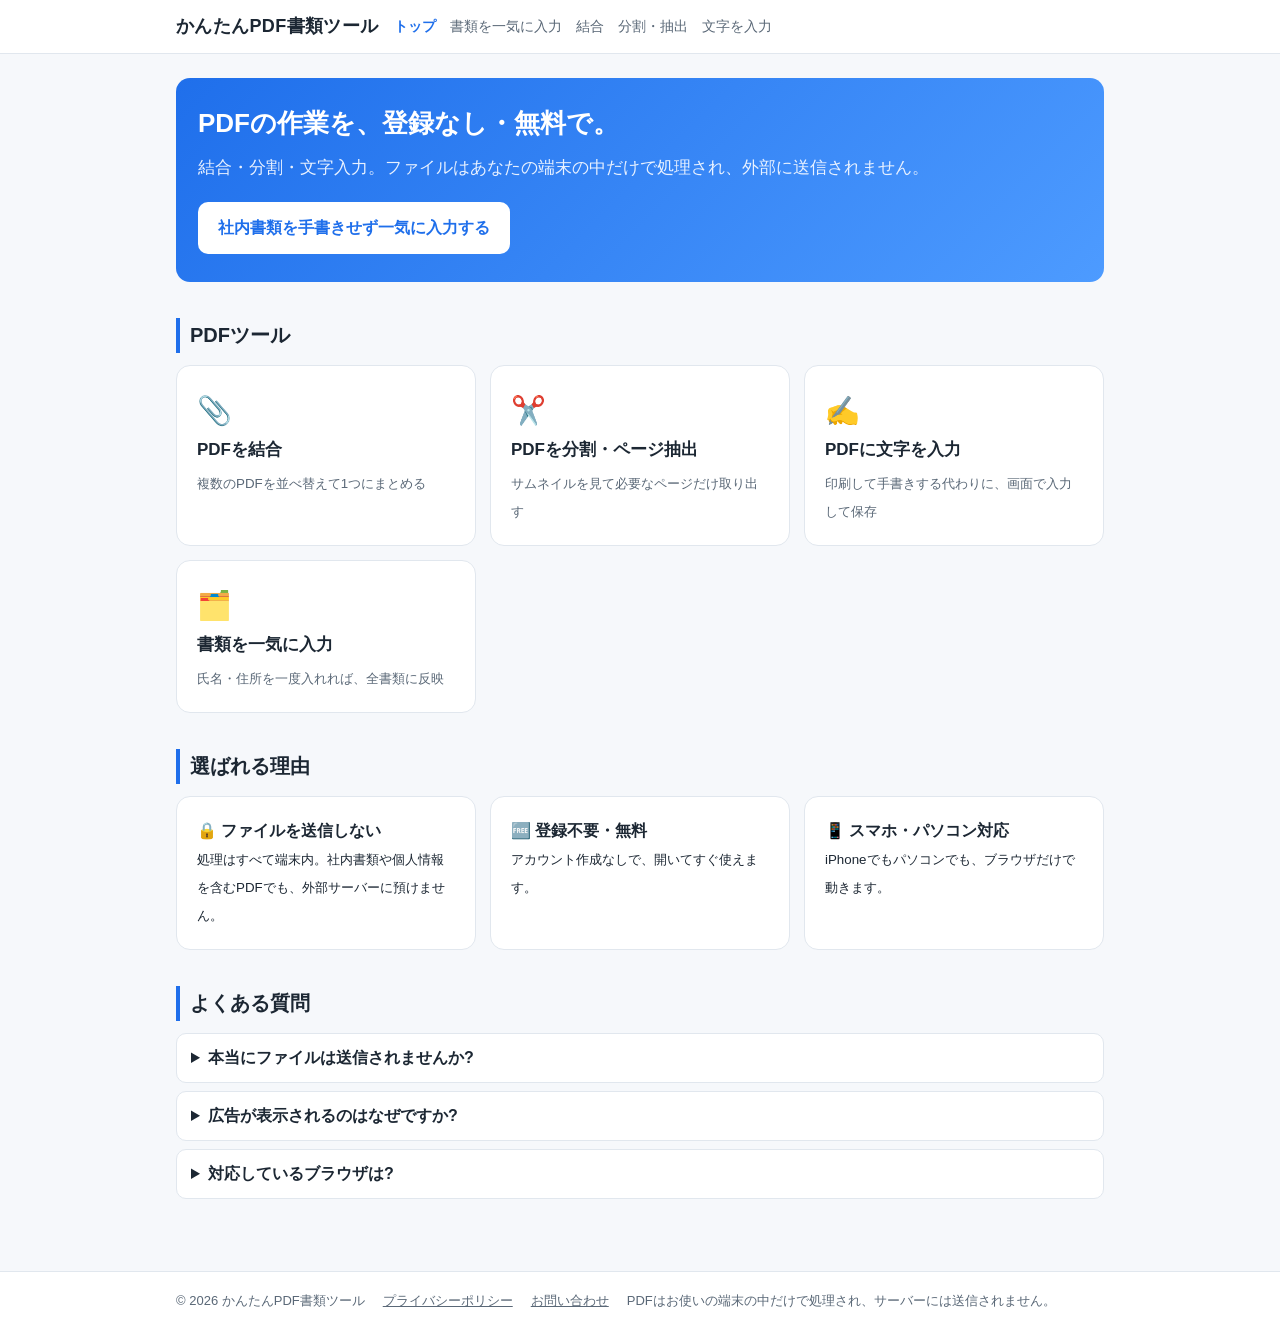
<file: index.html>
<!doctype html>
<html lang="ja">
<head>
<meta charset="utf-8">
<meta name="viewport" content="width=device-width,initial-scale=1">
<title>かんたんPDF書類ツール｜PDF結合・分割・文字入力が無料・登録不要</title>
<meta name="description" content="PDFの結合・分割・文字入力が無料で使えるツール集。登録不要、ファイルは端末の外に送信されないので社内書類も安心。書類の手書きをなくす一括入力ツールも。">
<link rel="stylesheet" href="style.css">
<script src="common.js"></script>
</head>
<body>
<header class="site"></header>
<main>
  <div class="card hero">
    <h1>PDFの作業を、登録なし・無料で。</h1>
    <p class="lead">結合・分割・文字入力。ファイルはあなたの端末の中だけで処理され、外部に送信されません。</p>
    <a class="btn hero-btn" href="forms.html">社内書類を手書きせず一気に入力する</a>
  </div>

  <h2>PDFツール</h2>
  <div class="grid">
    <a class="card tool" href="merge.html"><span class="ic">📎</span><b>PDFを結合</b><small>複数のPDFを並べ替えて1つにまとめる</small></a>
    <a class="card tool" href="split.html"><span class="ic">✂️</span><b>PDFを分割・ページ抽出</b><small>サムネイルを見て必要なページだけ取り出す</small></a>
    <a class="card tool" href="text.html"><span class="ic">✍️</span><b>PDFに文字を入力</b><small>印刷して手書きする代わりに、画面で入力して保存</small></a>
    <a class="card tool" href="forms.html"><span class="ic">🗂️</span><b>書類を一気に入力</b><small>氏名・住所を一度入れれば、全書類に反映</small></a>
  </div>

  <div class="ad"></div>

  <h2>選ばれる理由</h2>
  <div class="grid">
    <div class="card"><b>🔒 ファイルを送信しない</b><br><small>処理はすべて端末内。社内書類や個人情報を含むPDFでも、外部サーバーに預けません。</small></div>
    <div class="card"><b>🆓 登録不要・無料</b><br><small>アカウント作成なしで、開いてすぐ使えます。</small></div>
    <div class="card"><b>📱 スマホ・パソコン対応</b><br><small>iPhoneでもパソコンでも、ブラウザだけで動きます。</small></div>
  </div>

  <h2>よくある質問</h2>
  <div class="faq">
    <details><summary>本当にファイルは送信されませんか?</summary>PDFの読み込み・加工・保存はすべてお使いのブラウザ内で行います。ファイル内容を運営側のサーバーへアップロードすることはありません。詳しくは<a href="privacy.html">プライバシーポリシー</a>をご覧ください。</details>
    <details><summary>広告が表示されるのはなぜですか?</summary>サイトを無料で運営するため、広告を表示することがあります。広告配信にはCookieが使われる場合があります。</details>
    <details><summary>対応しているブラウザは?</summary>iPhone(Safari)、Android(Chrome)、パソコン(Chrome・Edge・Safari・Firefoxの新しいバージョン)で動作を想定しています。</details>
  </div>
</main>
<footer class="site"></footer>
</body>
</html>
</file>
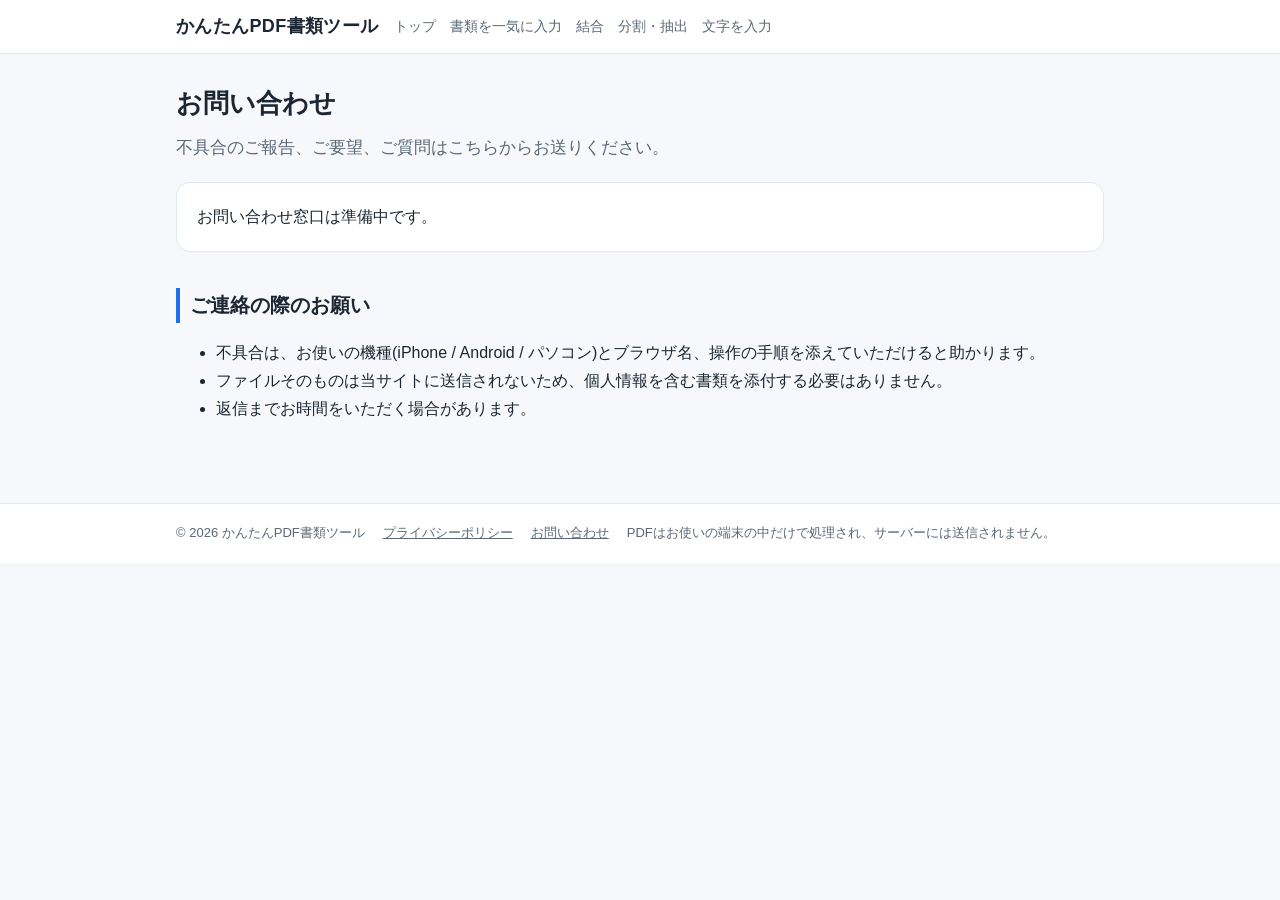
<file: contact.html>
<!doctype html>
<html lang="ja">
<head>
<meta charset="utf-8">
<meta name="viewport" content="width=device-width,initial-scale=1">
<title>お問い合わせ｜かんたんPDF書類ツール</title>
<meta name="description" content="かんたんPDF書類ツールへのお問い合わせ窓口です。不具合のご報告やご要望をお待ちしています。">
<link rel="stylesheet" href="style.css">
<script src="common.js"></script>
</head>
<body>
<header class="site"></header>
<main>
  <h1>お問い合わせ</h1>
  <p class="lead">不具合のご報告、ご要望、ご質問はこちらからお送りください。</p>

  <div class="card">
    <div id="withMail" hidden>
      <p style="margin-top:0">下記のメールアドレスまでご連絡ください。</p>
      <p><a id="mail" style="font-size:18px;font-weight:700"></a></p>
    </div>
    <div id="noMail">
      <p style="margin:0">お問い合わせ窓口は準備中です。</p>
    </div>
  </div>

  <h2>ご連絡の際のお願い</h2>
  <ul>
    <li>不具合は、お使いの機種(iPhone / Android / パソコン)とブラウザ名、操作の手順を添えていただけると助かります。</li>
    <li>ファイルそのものは当サイトに送信されないため、個人情報を含む書類を添付する必要はありません。</li>
    <li>返信までお時間をいただく場合があります。</li>
  </ul>
</main>
<footer class="site"></footer>
<script>
document.addEventListener("DOMContentLoaded", function () {
  if (window.CONTACT_EMAIL) {
    var a = document.getElementById("mail");
    a.textContent = window.CONTACT_EMAIL; a.href = "mailto:" + window.CONTACT_EMAIL;
    document.getElementById("withMail").hidden = false;
    document.getElementById("noMail").hidden = true;
  }
});
</script>
</body>
</html>
</file>
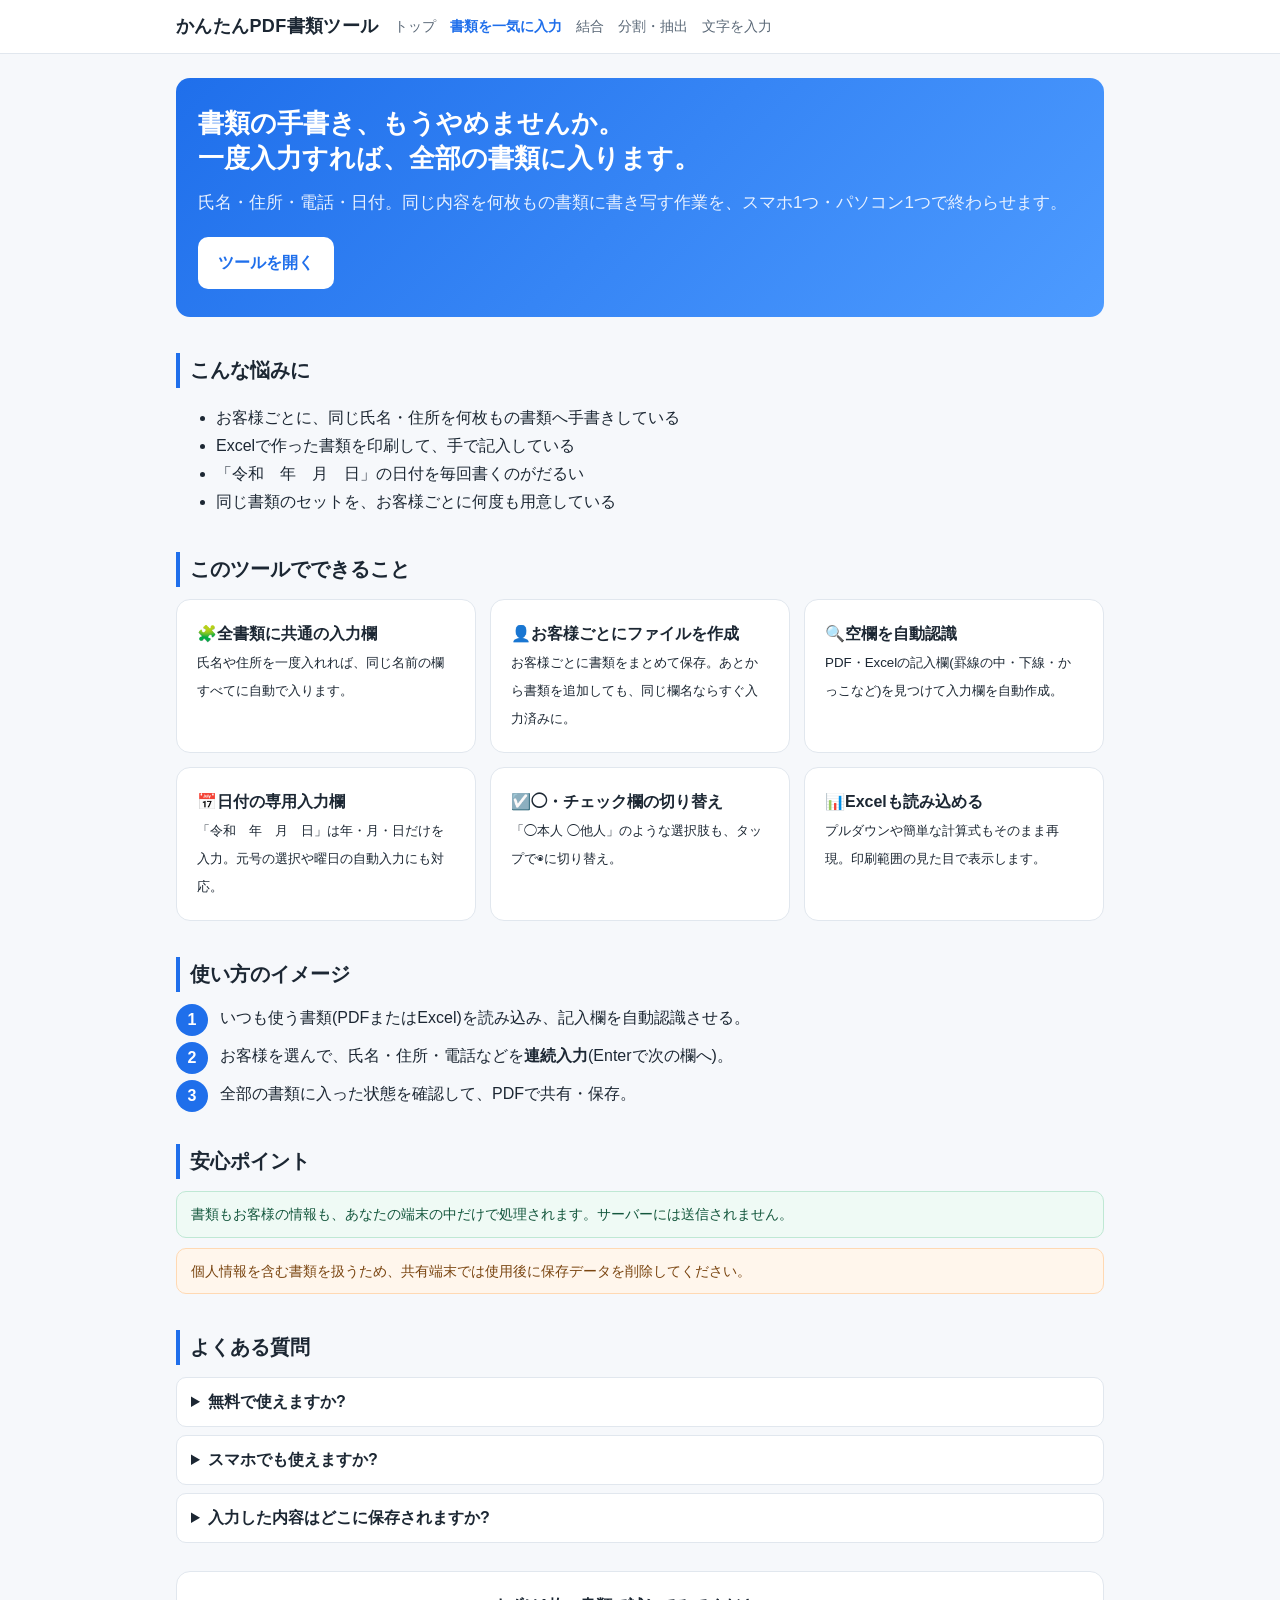
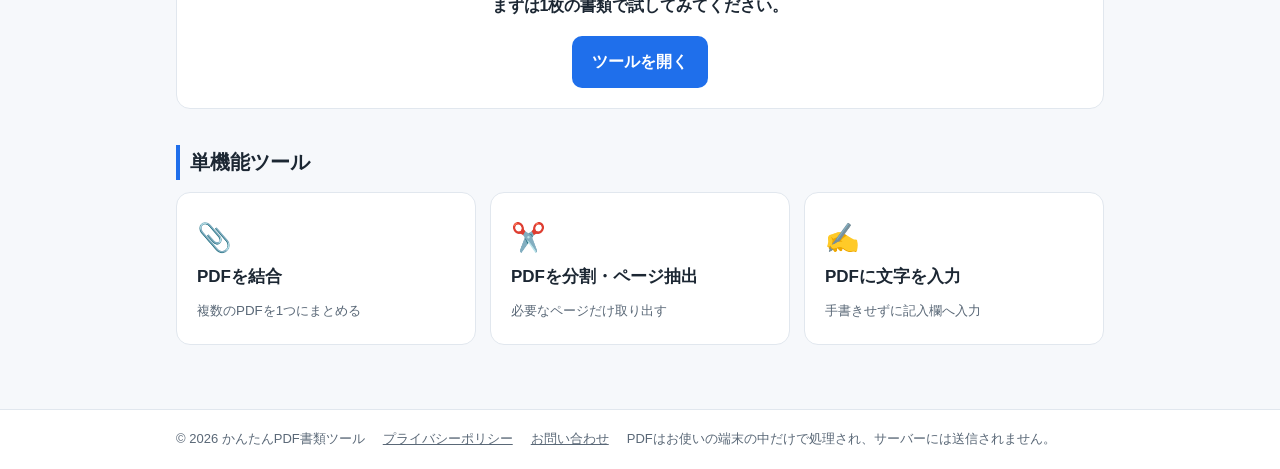
<file: forms.html>
<!doctype html>
<html lang="ja">
<head>
<meta charset="utf-8">
<meta name="viewport" content="width=device-width,initial-scale=1">
<title>社内書類を手書きせず一気に入力｜PDF・Excelの空欄を自動認識｜かんたんPDF書類ツール</title>
<meta name="description" content="同じお客様の氏名・住所を何枚もの書類へ手書きする手間をなくす書類入力ツール。PDF・Excelの空欄を自動認識し、一度入力した内容を全書類へ反映。ファイルは端末の外に送信されません。">
<link rel="stylesheet" href="style.css">
<script src="common.js"></script>
</head>
<body>
<header class="site"></header>
<main>
  <div class="card hero">
    <h1>書類の手書き、もうやめませんか。<br>一度入力すれば、全部の書類に入ります。</h1>
    <p class="lead">氏名・住所・電話・日付。同じ内容を何枚もの書類に書き写す作業を、スマホ1つ・パソコン1つで終わらせます。</p>
    <a class="btn hero-btn" href="app/index.html">ツールを開く</a>
  </div>

  <h2>こんな悩みに</h2>
  <ul>
    <li>お客様ごとに、同じ氏名・住所を何枚もの書類へ手書きしている</li>
    <li>Excelで作った書類を印刷して、手で記入している</li>
    <li>「令和　年　月　日」の日付を毎回書くのがだるい</li>
    <li>同じ書類のセットを、お客様ごとに何度も用意している</li>
  </ul>

  <h2>このツールでできること</h2>
  <div class="grid">
    <div class="card"><span class="ic">🧩</span><b>全書類に共通の入力欄</b><br><small>氏名や住所を一度入れれば、同じ名前の欄すべてに自動で入ります。</small></div>
    <div class="card"><span class="ic">👤</span><b>お客様ごとにファイルを作成</b><br><small>お客様ごとに書類をまとめて保存。あとから書類を追加しても、同じ欄名ならすぐ入力済みに。</small></div>
    <div class="card"><span class="ic">🔍</span><b>空欄を自動認識</b><br><small>PDF・Excelの記入欄(罫線の中・下線・かっこなど)を見つけて入力欄を自動作成。</small></div>
    <div class="card"><span class="ic">📅</span><b>日付の専用入力欄</b><br><small>「令和　年　月　日」は年・月・日だけを入力。元号の選択や曜日の自動入力にも対応。</small></div>
    <div class="card"><span class="ic">☑️</span><b>◯・チェック欄の切り替え</b><br><small>「◯本人 ◯他人」のような選択肢も、タップで◉に切り替え。</small></div>
    <div class="card"><span class="ic">📊</span><b>Excelも読み込める</b><br><small>プルダウンや簡単な計算式もそのまま再現。印刷範囲の見た目で表示します。</small></div>
  </div>

  <div class="ad"></div>

  <h2>使い方のイメージ</h2>
  <ol class="steps">
    <li>いつも使う書類(PDFまたはExcel)を読み込み、記入欄を自動認識させる。</li>
    <li>お客様を選んで、氏名・住所・電話などを<b>連続入力</b>(Enterで次の欄へ)。</li>
    <li>全部の書類に入った状態を確認して、PDFで共有・保存。</li>
  </ol>

  <h2>安心ポイント</h2>
  <div class="note">書類もお客様の情報も、あなたの端末の中だけで処理されます。サーバーには送信されません。</div>
  <div class="warn" style="margin-top:10px">個人情報を含む書類を扱うため、共有端末では使用後に保存データを削除してください。</div>

  <h2>よくある質問</h2>
  <div class="faq">
    <details><summary>無料で使えますか?</summary>基本機能は無料でお試しいただけます。広告が表示されることがあります。</details>
    <details><summary>スマホでも使えますか?</summary>iPhoneのホーム画面に追加して、アプリのように使えます。パソコンのブラウザでも使えます。</details>
    <details><summary>入力した内容はどこに保存されますか?</summary>お使いの端末(ブラウザ)の中だけに保存されます。別の端末とは共有されません。</details>
  </div>

  <div class="card" style="margin-top:28px;text-align:center">
    <p style="margin-top:0"><b>まずは1枚の書類で試してみてください。</b></p>
    <a class="btn" href="app/index.html">ツールを開く</a>
  </div>

  <h2>単機能ツール</h2>
  <div class="grid">
    <a class="card tool" href="merge.html"><span class="ic">📎</span><b>PDFを結合</b><small>複数のPDFを1つにまとめる</small></a>
    <a class="card tool" href="split.html"><span class="ic">✂️</span><b>PDFを分割・ページ抽出</b><small>必要なページだけ取り出す</small></a>
    <a class="card tool" href="text.html"><span class="ic">✍️</span><b>PDFに文字を入力</b><small>手書きせずに記入欄へ入力</small></a>
  </div>
</main>
<footer class="site"></footer>
</body>
</html>
</file>
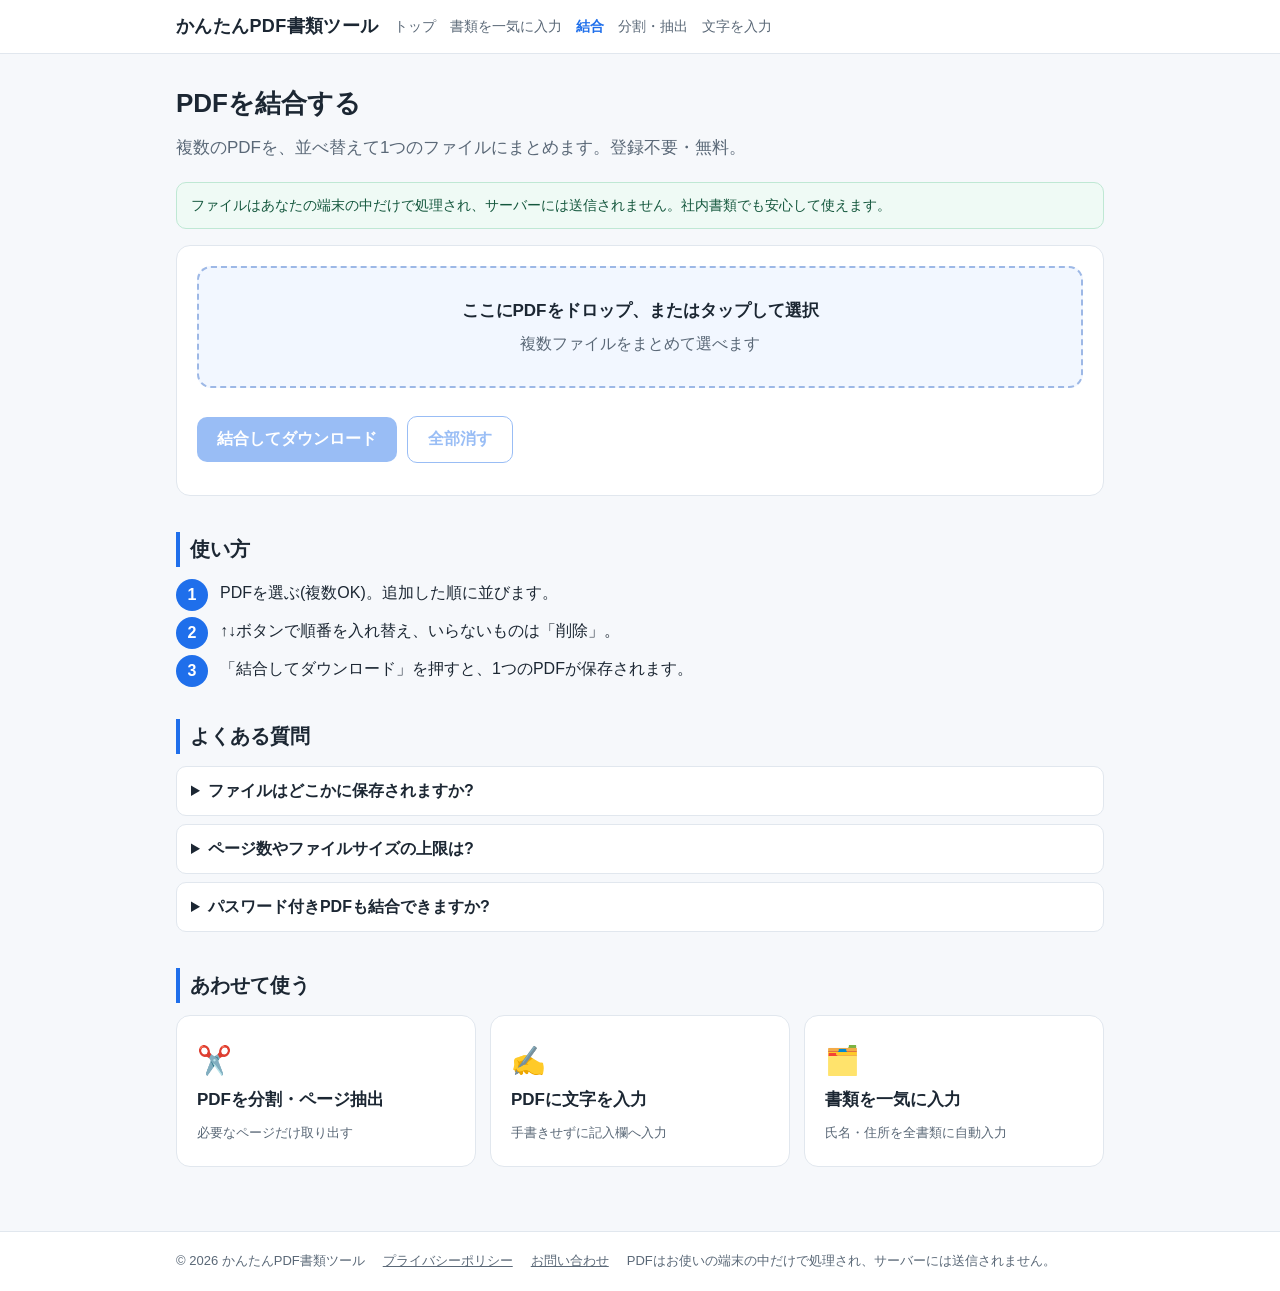
<file: merge.html>
<!doctype html>
<html lang="ja">
<head>
<meta charset="utf-8">
<meta name="viewport" content="width=device-width,initial-scale=1">
<title>PDFを結合(無料・登録不要・端末内処理)｜かんたんPDF書類ツール</title>
<meta name="description" content="複数のPDFを1つにまとめる無料ツール。登録不要、ファイルは端末の外に送信されないので社内書類も安心。スマホ・パソコン対応。">
<link rel="stylesheet" href="style.css">
<script src="common.js"></script>
</head>
<body>
<header class="site"></header>
<main>
  <h1>PDFを結合する</h1>
  <p class="lead">複数のPDFを、並べ替えて1つのファイルにまとめます。登録不要・無料。</p>

  <div class="note">ファイルはあなたの端末の中だけで処理され、サーバーには送信されません。社内書類でも安心して使えます。</div>

  <div class="card" style="margin-top:16px">
    <div class="drop" id="drop"><b>ここにPDFをドロップ、またはタップして選択</b>複数ファイルをまとめて選べます</div>
    <input type="file" id="file" accept="application/pdf,.pdf" multiple hidden>
    <ul class="list" id="list"></ul>
    <div class="row">
      <button class="btn" id="go" disabled>結合してダウンロード</button>
      <button class="btn sec" id="clear" disabled>全部消す</button>
    </div>
    <div class="status" id="st"></div>
  </div>

  <div class="ad"></div>

  <h2>使い方</h2>
  <ol class="steps">
    <li>PDFを選ぶ(複数OK)。追加した順に並びます。</li>
    <li>↑↓ボタンで順番を入れ替え、いらないものは「削除」。</li>
    <li>「結合してダウンロード」を押すと、1つのPDFが保存されます。</li>
  </ol>

  <h2>よくある質問</h2>
  <div class="faq">
    <details><summary>ファイルはどこかに保存されますか?</summary>処理はすべてこのページ内(あなたの端末)で完了します。アップロードはされず、運営側にも届きません。</details>
    <details><summary>ページ数やファイルサイズの上限は?</summary>決まった上限はありませんが、端末のメモリを使うため、非常に大きなファイルは時間がかかったり失敗したりすることがあります。</details>
    <details><summary>パスワード付きPDFも結合できますか?</summary>パスワードで保護されたPDFは結合できません。パスワードを外してからお試しください。</details>
  </div>

  <h2>あわせて使う</h2>
  <div class="grid">
    <a class="card tool" href="split.html"><span class="ic">✂️</span><b>PDFを分割・ページ抽出</b><small>必要なページだけ取り出す</small></a>
    <a class="card tool" href="text.html"><span class="ic">✍️</span><b>PDFに文字を入力</b><small>手書きせずに記入欄へ入力</small></a>
    <a class="card tool" href="forms.html"><span class="ic">🗂️</span><b>書類を一気に入力</b><small>氏名・住所を全書類に自動入力</small></a>
  </div>
</main>
<footer class="site"></footer>

<script>
(function () {
  var files = []; // {name,size,buf}
  var list = document.getElementById("list"), go = document.getElementById("go"),
      clr = document.getElementById("clear"), st = document.getElementById("st");

  function render() {
    list.innerHTML = "";
    files.forEach(function (f, i) {
      var li = document.createElement("li");
      li.innerHTML = '<span class="name"></span><span class="meta"></span>';
      li.querySelector(".name").textContent = (i + 1) + ". " + f.name;
      li.querySelector(".meta").textContent = fmtSize(f.size);
      [["↑", -1], ["↓", 1]].forEach(function (d) {
        var b = document.createElement("button"); b.textContent = d[0];
        b.setAttribute("aria-label", d[1] < 0 ? "上へ" : "下へ");
        b.disabled = (d[1] < 0 && i === 0) || (d[1] > 0 && i === files.length - 1);
        b.onclick = function () { var j = i + d[1], t = files[i]; files[i] = files[j]; files[j] = t; render(); };
        li.appendChild(b);
      });
      var del = document.createElement("button"); del.textContent = "削除";
      del.onclick = function () { files.splice(i, 1); render(); };
      li.appendChild(del);
      list.appendChild(li);
    });
    go.disabled = files.length < 2;
    clr.disabled = !files.length;
    if (files.length === 1) setStatus(st, "あと1つ以上PDFを追加してください。");
    else if (!files.length) setStatus(st, "");
    else setStatus(st, files.length + "個のファイルを結合します。");
  }

  bindDrop(document.getElementById("drop"), document.getElementById("file"), function (fs) {
    var ok = fs.filter(function (f) { return /\.pdf$/i.test(f.name) || f.type === "application/pdf"; });
    if (ok.length !== fs.length) setStatus(st, "PDF以外のファイルは無視しました。", true);
    Promise.all(ok.map(function (f) {
      return readBuf(f).then(function (buf) { files.push({ name: f.name, size: f.size, buf: buf }); });
    })).then(render).catch(function (e) { setStatus(st, e.message, true); });
  });

  clr.onclick = function () { files = []; render(); };

  go.onclick = function () {
    go.disabled = true; setStatus(st, "結合しています…");
    loadPdfLib().then(function (L) {
      return L.PDFDocument.create().then(function (out) {
        var chain = Promise.resolve();
        files.forEach(function (f) {
          chain = chain.then(function () {
            return L.PDFDocument.load(f.buf).then(function (doc) {
              return out.copyPages(doc, doc.getPageIndices());
            }).then(function (pages) {
              pages.forEach(function (p) { out.addPage(p); });
            }).catch(function (e) {
              throw new Error("「" + f.name + "」を読み込めませんでした(パスワード付き・破損の可能性があります)。");
            });
          });
        });
        return chain.then(function () { return out.save(); });
      });
    }).then(function (bytes) {
      downloadBytes(bytes, "結合.pdf");
      setStatus(st, "完成しました。ダウンロードを確認してください。");
    }).catch(function (e) {
      setStatus(st, e.message, true);
    }).then(function () { go.disabled = files.length < 2; });
  };
  render();
})();
</script>
</body>
</html>
</file>
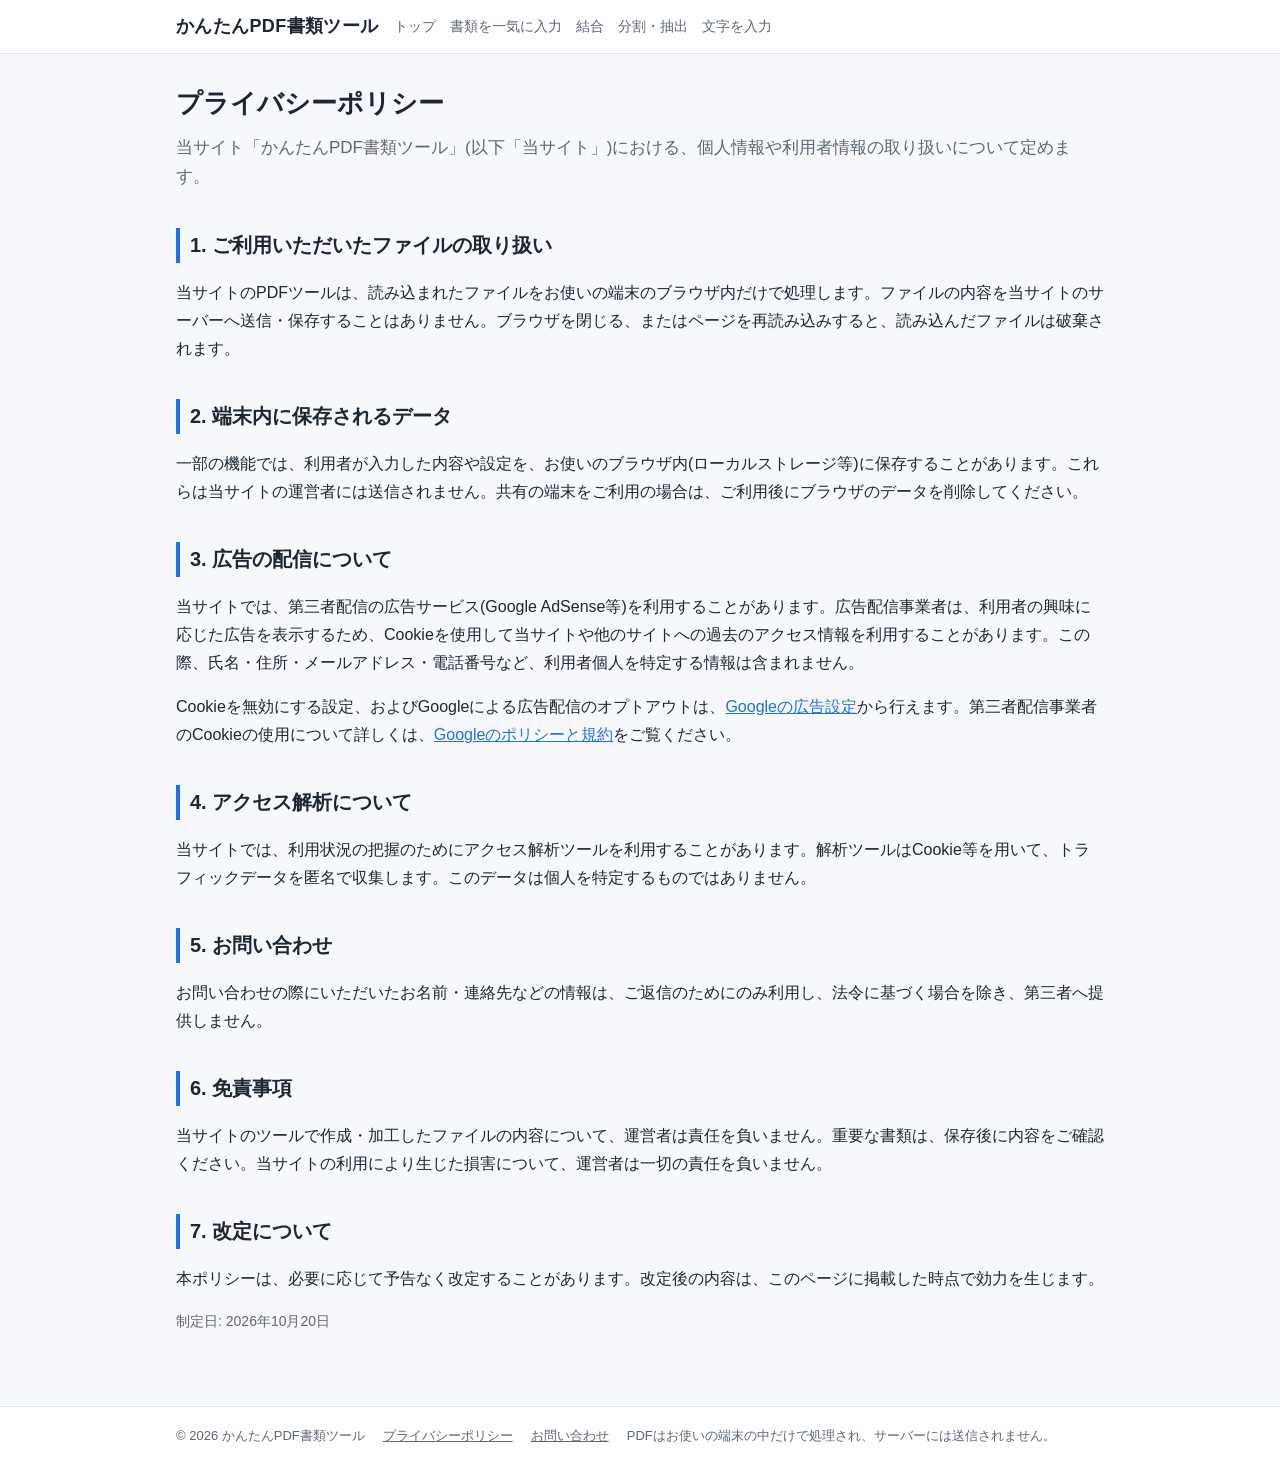
<file: privacy.html>
<!doctype html>
<html lang="ja">
<head>
<meta charset="utf-8">
<meta name="viewport" content="width=device-width,initial-scale=1">
<title>プライバシーポリシー｜かんたんPDF書類ツール</title>
<meta name="description" content="かんたんPDF書類ツールのプライバシーポリシー。ファイルの取り扱い、広告配信、アクセス解析について説明します。">
<link rel="stylesheet" href="style.css">
<script src="common.js"></script>
</head>
<body>
<header class="site"></header>
<main>
  <h1>プライバシーポリシー</h1>
  <p class="lead">当サイト「かんたんPDF書類ツール」(以下「当サイト」)における、個人情報や利用者情報の取り扱いについて定めます。</p>

  <h2>1. ご利用いただいたファイルの取り扱い</h2>
  <p>当サイトのPDFツールは、読み込まれたファイルをお使いの端末のブラウザ内だけで処理します。ファイルの内容を当サイトのサーバーへ送信・保存することはありません。ブラウザを閉じる、またはページを再読み込みすると、読み込んだファイルは破棄されます。</p>

  <h2>2. 端末内に保存されるデータ</h2>
  <p>一部の機能では、利用者が入力した内容や設定を、お使いのブラウザ内(ローカルストレージ等)に保存することがあります。これらは当サイトの運営者には送信されません。共有の端末をご利用の場合は、ご利用後にブラウザのデータを削除してください。</p>

  <h2>3. 広告の配信について</h2>
  <p>当サイトでは、第三者配信の広告サービス(Google AdSense等)を利用することがあります。広告配信事業者は、利用者の興味に応じた広告を表示するため、Cookieを使用して当サイトや他のサイトへの過去のアクセス情報を利用することがあります。この際、氏名・住所・メールアドレス・電話番号など、利用者個人を特定する情報は含まれません。</p>
  <p>Cookieを無効にする設定、およびGoogleによる広告配信のオプトアウトは、<a href="https://adssettings.google.com/" target="_blank" rel="noopener">Googleの広告設定</a>から行えます。第三者配信事業者のCookieの使用について詳しくは、<a href="https://policies.google.com/technologies/ads?hl=ja" target="_blank" rel="noopener">Googleのポリシーと規約</a>をご覧ください。</p>

  <h2>4. アクセス解析について</h2>
  <p>当サイトでは、利用状況の把握のためにアクセス解析ツールを利用することがあります。解析ツールはCookie等を用いて、トラフィックデータを匿名で収集します。このデータは個人を特定するものではありません。</p>

  <h2>5. お問い合わせ</h2>
  <p>お問い合わせの際にいただいたお名前・連絡先などの情報は、ご返信のためにのみ利用し、法令に基づく場合を除き、第三者へ提供しません。</p>

  <h2>6. 免責事項</h2>
  <p>当サイトのツールで作成・加工したファイルの内容について、運営者は責任を負いません。重要な書類は、保存後に内容をご確認ください。当サイトの利用により生じた損害について、運営者は一切の責任を負いません。</p>

  <h2>7. 改定について</h2>
  <p>本ポリシーは、必要に応じて予告なく改定することがあります。改定後の内容は、このページに掲載した時点で効力を生じます。</p>

  <p class="status">制定日: 2026年10月20日</p>
</main>
<footer class="site"></footer>
</body>
</html>
</file>
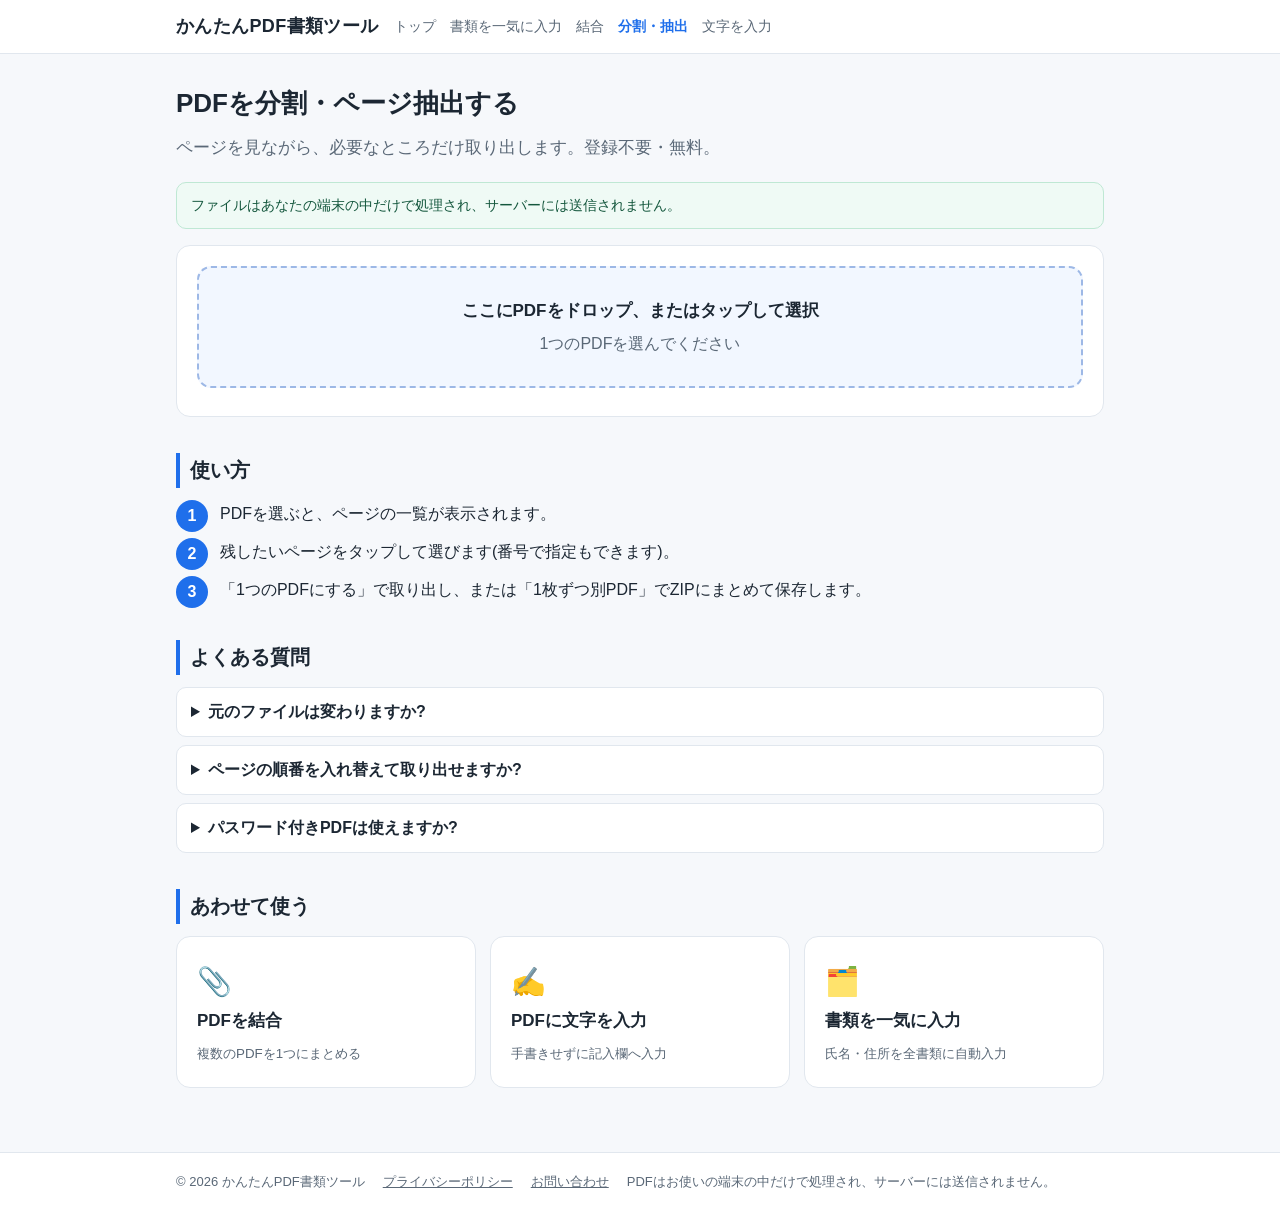
<file: split.html>
<!doctype html>
<html lang="ja">
<head>
<meta charset="utf-8">
<meta name="viewport" content="width=device-width,initial-scale=1">
<title>PDFを分割・ページ抽出(無料・登録不要・端末内処理)｜かんたんPDF書類ツール</title>
<meta name="description" content="PDFから必要なページだけを取り出す、1ページずつに分ける無料ツール。サムネイルを見ながら選べて、ファイルは端末の外に送信されません。">
<link rel="stylesheet" href="style.css">
<script src="common.js"></script>
</head>
<body>
<header class="site"></header>
<main>
  <h1>PDFを分割・ページ抽出する</h1>
  <p class="lead">ページを見ながら、必要なところだけ取り出します。登録不要・無料。</p>

  <div class="note">ファイルはあなたの端末の中だけで処理され、サーバーには送信されません。</div>

  <div class="card" style="margin-top:16px">
    <div class="drop" id="drop"><b>ここにPDFをドロップ、またはタップして選択</b>1つのPDFを選んでください</div>
    <input type="file" id="file" accept="application/pdf,.pdf" hidden>
    <div id="work" hidden>
      <p class="status" id="info"></p>
      <label class="f" for="range">ページ番号で選ぶ(例: 1,3-5)</label>
      <div class="row" style="margin-top:0">
        <input type="text" id="range" placeholder="1,3-5" style="max-width:240px">
        <button class="btn sec" id="apply">この指定で選ぶ</button>
        <button class="btn sec" id="all">全部選ぶ</button>
        <button class="btn sec" id="none">選択をはずす</button>
      </div>
      <div class="thumbs" id="thumbs"></div>
      <div class="row">
        <button class="btn" id="one">選んだページを1つのPDFにする</button>
        <button class="btn sec" id="each">選んだページを1枚ずつ別PDFにする(ZIP)</button>
      </div>
    </div>
    <div class="status" id="st"></div>
  </div>

  <div class="ad"></div>

  <h2>使い方</h2>
  <ol class="steps">
    <li>PDFを選ぶと、ページの一覧が表示されます。</li>
    <li>残したいページをタップして選びます(番号で指定もできます)。</li>
    <li>「1つのPDFにする」で取り出し、または「1枚ずつ別PDF」でZIPにまとめて保存します。</li>
  </ol>

  <h2>よくある質問</h2>
  <div class="faq">
    <details><summary>元のファイルは変わりますか?</summary>変わりません。選んだページから新しいPDFが作られ、元のファイルはそのままです。</details>
    <details><summary>ページの順番を入れ替えて取り出せますか?</summary>取り出したPDFは元の順番になります。順番を変えたいときは、一度取り出してから「結合」ツールで並べ替えてください。</details>
    <details><summary>パスワード付きPDFは使えますか?</summary>パスワードで保護されたPDFは扱えません。パスワードを外してからお試しください。</details>
  </div>

  <h2>あわせて使う</h2>
  <div class="grid">
    <a class="card tool" href="merge.html"><span class="ic">📎</span><b>PDFを結合</b><small>複数のPDFを1つにまとめる</small></a>
    <a class="card tool" href="text.html"><span class="ic">✍️</span><b>PDFに文字を入力</b><small>手書きせずに記入欄へ入力</small></a>
    <a class="card tool" href="forms.html"><span class="ic">🗂️</span><b>書類を一気に入力</b><small>氏名・住所を全書類に自動入力</small></a>
  </div>
</main>
<footer class="site"></footer>

<script>
(function () {
  var src = null, srcName = "", total = 0, sel = {};
  var st = document.getElementById("st"), work = document.getElementById("work"),
      thumbs = document.getElementById("thumbs"), info = document.getElementById("info");

  function paint() {
    Array.prototype.forEach.call(thumbs.children, function (lab, i) {
      lab.classList.toggle("on", !!sel[i]);
      lab.querySelector("input").checked = !!sel[i];
    });
    var n = Object.keys(sel).filter(function (k) { return sel[k]; }).length;
    info.textContent = srcName + "(全" + total + "ページ)/ 選択中: " + n + "ページ";
  }
  function chosen() { return Object.keys(sel).filter(function (k) { return sel[k]; }).map(Number).sort(function (a, b) { return a - b; }); }

  function load(f) {
    setStatus(st, "読み込んでいます…");
    work.hidden = true; thumbs.innerHTML = ""; sel = {};
    readBuf(f).then(function (buf) {
      src = buf; srcName = f.name.replace(/\.pdf$/i, "");
      return Promise.all([loadPdfJs(), loadPdfLib()]);
    }).then(function (libs) {
      // pdf.js はバッファを使い切るのでコピーを渡す
      return libs[0].getDocument({ data: new Uint8Array(src.slice(0)) }).promise;
    }).then(function (pdf) {
      total = pdf.numPages; work.hidden = false;
      var chain = Promise.resolve();
      for (var p = 1; p <= total; p++) (function (p) {
        var lab = document.createElement("label");
        lab.innerHTML = '<input type="checkbox" hidden><span class="cv"></span><div>' + p + "</div>";
        lab.querySelector("input").onchange = function (e) { sel[p - 1] = e.target.checked; paint(); };
        thumbs.appendChild(lab);
        chain = chain.then(function () {
          return pdf.getPage(p).then(function (page) {
            var vp0 = page.getViewport({ scale: 1 }), sc = 120 / vp0.width, vp = page.getViewport({ scale: sc });
            var cv = document.createElement("canvas"); cv.width = vp.width; cv.height = vp.height;
            lab.querySelector(".cv").replaceWith(cv);
            return page.render({ canvasContext: cv.getContext("2d"), viewport: vp }).promise;
          });
        });
      })(p);
      paint(); setStatus(st, "");
      return chain;
    }).catch(function (e) {
      setStatus(st, "このPDFを開けませんでした(パスワード付き・破損の可能性があります)。", true);
    });
  }

  bindDrop(document.getElementById("drop"), document.getElementById("file"), function (fs) { load(fs[0]); });

  document.getElementById("all").onclick = function () { for (var i = 0; i < total; i++) sel[i] = true; paint(); };
  document.getElementById("none").onclick = function () { sel = {}; paint(); };
  document.getElementById("apply").onclick = function () {
    try {
      var idx = parseRanges(document.getElementById("range").value, total);
      sel = {}; idx.forEach(function (i) { sel[i] = true; }); paint(); setStatus(st, "");
    } catch (e) { setStatus(st, e.message, true); }
  };

  function makeDoc(L, idx) {
    return L.PDFDocument.load(src).then(function (doc) {
      return L.PDFDocument.create().then(function (out) {
        return out.copyPages(doc, idx).then(function (pages) {
          pages.forEach(function (p) { out.addPage(p); });
          return out.save();
        });
      });
    });
  }

  document.getElementById("one").onclick = function () {
    var idx = chosen(); if (!idx.length) return setStatus(st, "ページを選んでください。", true);
    setStatus(st, "作成しています…");
    loadPdfLib().then(function (L) { return makeDoc(L, idx); }).then(function (b) {
      downloadBytes(b, srcName + "_抽出.pdf"); setStatus(st, "完成しました。ダウンロードを確認してください。");
    }).catch(function (e) { setStatus(st, e.message, true); });
  };

  document.getElementById("each").onclick = function () {
    var idx = chosen(); if (!idx.length) return setStatus(st, "ページを選んでください。", true);
    setStatus(st, "作成しています…");
    var L;
    Promise.all([loadPdfLib(), new Promise(function (res, rej) {
      if (window.JSZip) return res();
      var s = document.createElement("script");
      s.src = "https://cdnjs.cloudflare.com/ajax/libs/jszip/3.10.1/jszip.min.js";
      s.onload = res; s.onerror = function () { rej(new Error("ZIP作成の部品を読み込めませんでした。")); };
      document.head.appendChild(s);
    })]).then(function (r) {
      L = r[0]; var zip = new JSZip(), chain = Promise.resolve();
      idx.forEach(function (i) {
        chain = chain.then(function () { return makeDoc(L, [i]); }).then(function (b) {
          zip.file(srcName + "_" + String(i + 1).padStart(3, "0") + ".pdf", b);
        });
      });
      return chain.then(function () { return zip.generateAsync({ type: "uint8array" }); });
    }).then(function (z) {
      var url = URL.createObjectURL(new Blob([z], { type: "application/zip" }));
      var a = document.createElement("a"); a.href = url; a.download = srcName + "_分割.zip";
      document.body.appendChild(a); a.click(); a.remove();
      setTimeout(function () { URL.revokeObjectURL(url); }, 4000);
      setStatus(st, "完成しました。ダウンロードを確認してください。");
    }).catch(function (e) { setStatus(st, e.message, true); });
  };
})();
</script>
</body>
</html>
</file>
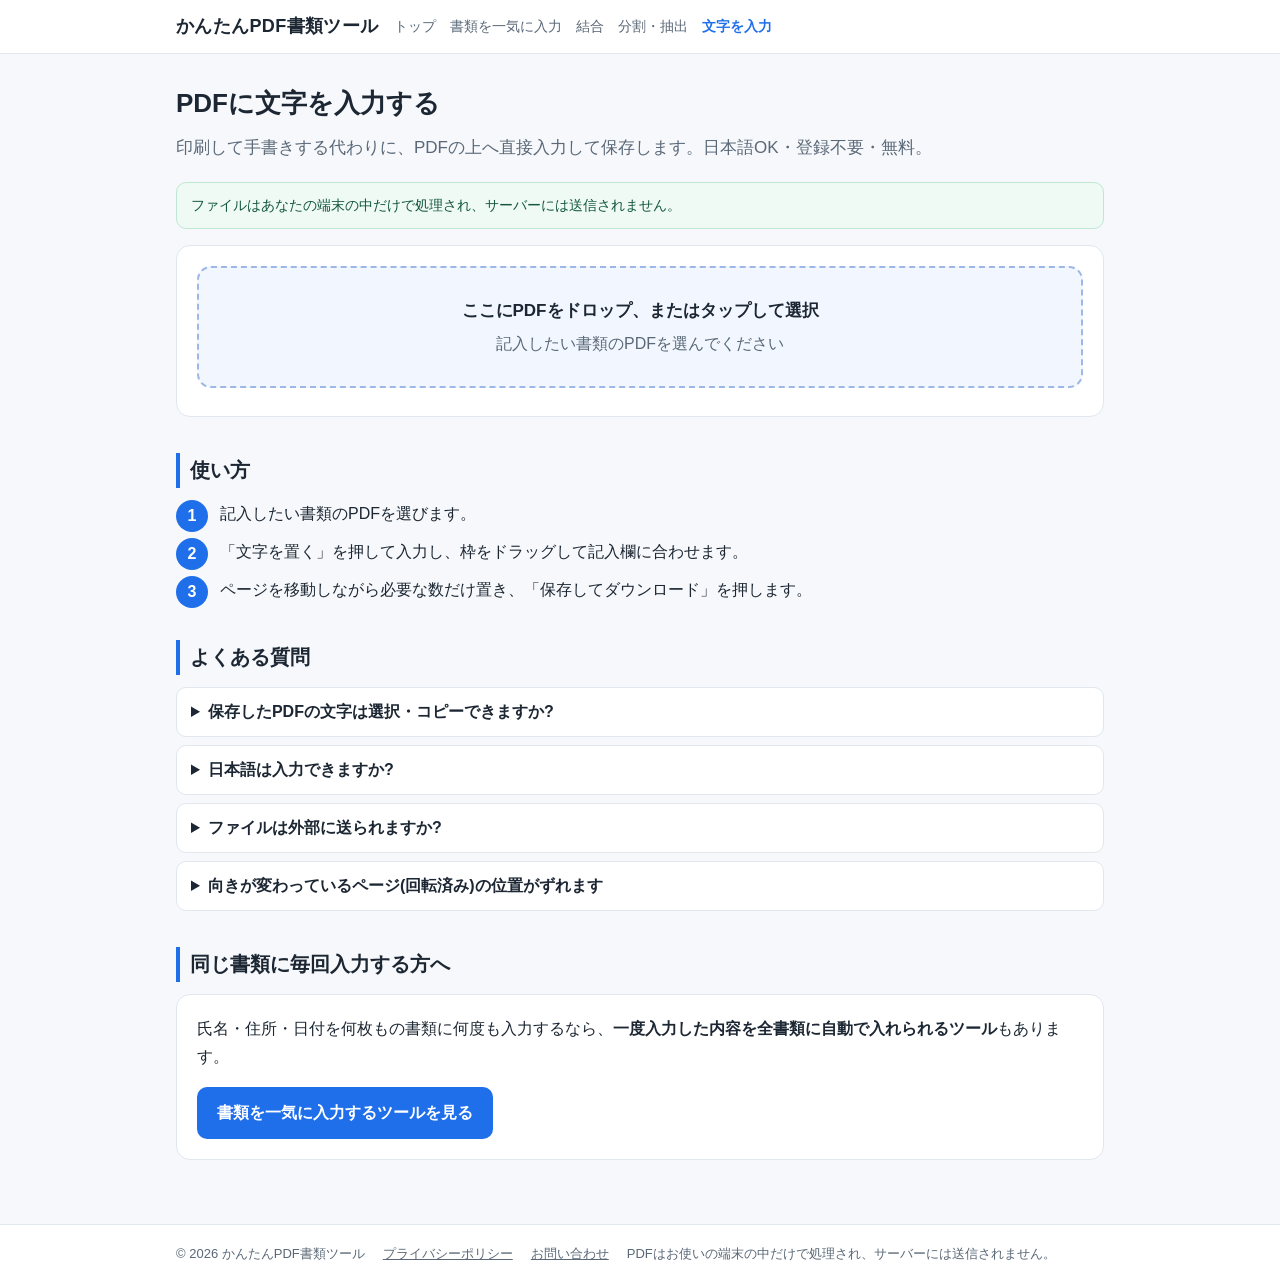
<file: text.html>
<!doctype html>
<html lang="ja">
<head>
<meta charset="utf-8">
<meta name="viewport" content="width=device-width,initial-scale=1">
<title>PDFに文字を入力(無料・登録不要・端末内処理)｜かんたんPDF書類ツール</title>
<meta name="description" content="PDFの好きな位置に文字を入力して保存できる無料ツール。手書きの手間をなくして、日本語もそのまま入力。ファイルは端末の外に送信されません。">
<link rel="stylesheet" href="style.css">
<script src="common.js"></script>
</head>
<body>
<header class="site"></header>
<main>
  <h1>PDFに文字を入力する</h1>
  <p class="lead">印刷して手書きする代わりに、PDFの上へ直接入力して保存します。日本語OK・登録不要・無料。</p>

  <div class="note">ファイルはあなたの端末の中だけで処理され、サーバーには送信されません。</div>

  <div class="card" style="margin-top:16px">
    <div class="drop" id="drop"><b>ここにPDFをドロップ、またはタップして選択</b>記入したい書類のPDFを選んでください</div>
    <input type="file" id="file" accept="application/pdf,.pdf" hidden>

    <div id="work" hidden>
      <div class="row">
        <button class="btn sec" id="prev">◀ 前のページ</button>
        <span id="pg" class="status" style="margin:0"></span>
        <button class="btn sec" id="next">次のページ ▶</button>
        <button class="btn" id="add">＋ 文字を置く</button>
      </div>

      <div id="panel" class="card" style="padding:12px;margin:10px 0" hidden>
        <label class="f" for="tx" style="margin-top:0">入力する文字(改行できます)</label>
        <textarea id="tx" rows="2" placeholder="ここに入力"></textarea>
        <div class="row" style="margin-bottom:0">
          <label class="f" style="margin:0">大きさ <input type="number" id="sz" min="6" max="72" value="12" style="width:80px"></label>
          <label class="f" style="margin:0">色 <input type="color" id="col" value="#000000" style="width:48px;height:36px;vertical-align:middle"></label>
          <button class="btn sec" id="dup">コピー</button>
          <button class="btn sec" id="del">削除</button>
        </div>
      </div>

      <p class="status">文字の枠をドラッグして位置を決めます。タップで選ぶと、上の入力欄で内容・大きさ・色を変えられます。</p>
      <div id="stageWrap"><div class="stage" id="stage"><canvas id="cv"></canvas></div></div>

      <div class="row">
        <button class="btn" id="save">保存してダウンロード</button>
      </div>
    </div>
    <div class="status" id="st"></div>
  </div>

  <div class="ad"></div>

  <h2>使い方</h2>
  <ol class="steps">
    <li>記入したい書類のPDFを選びます。</li>
    <li>「文字を置く」を押して入力し、枠をドラッグして記入欄に合わせます。</li>
    <li>ページを移動しながら必要な数だけ置き、「保存してダウンロード」を押します。</li>
  </ol>

  <h2>よくある質問</h2>
  <div class="faq">
    <details><summary>保存したPDFの文字は選択・コピーできますか?</summary>入力した文字は画像として貼り付けられるため、文字としての選択・検索はできません。印刷や提出用に見た目どおり残す用途に向いています。</details>
    <details><summary>日本語は入力できますか?</summary>はい。お使いの端末にある日本語フォントで表示されます。</details>
    <details><summary>ファイルは外部に送られますか?</summary>送られません。すべてこのページ内(あなたの端末)で処理されます。</details>
    <details><summary>向きが変わっているページ(回転済み)の位置がずれます</summary>回転が設定されたページでは位置がずれることがあります。その場合は保存後の確認をおすすめします。</details>
  </div>

  <h2>同じ書類に毎回入力する方へ</h2>
  <div class="card">
    <p style="margin-top:0">氏名・住所・日付を何枚もの書類に何度も入力するなら、<b>一度入力した内容を全書類に自動で入れられるツール</b>もあります。</p>
    <a class="btn" href="forms.html">書類を一気に入力するツールを見る</a>
  </div>
</main>
<footer class="site"></footer>

<script>
(function () {
  var st = document.getElementById("st"), work = document.getElementById("work"),
      stage = document.getElementById("stage"), cv = document.getElementById("cv"),
      panel = document.getElementById("panel"), tx = document.getElementById("tx"),
      sz = document.getElementById("sz"), col = document.getElementById("col"), pg = document.getElementById("pg");
  var FONT = '"Hiragino Sans","Hiragino Kaku Gothic ProN","Yu Gothic","Meiryo","Noto Sans JP",sans-serif';
  var srcBuf = null, srcName = "", pdf = null, total = 0, cur = 0, scale = 1, pageW = 0, pageH = 0;
  var items = [], selId = null, nextId = 1, rendering = false, pendingRender = false;

  function pageItems() { return items.filter(function (it) { return it.page === cur; }); }
  function byId(id) { return items.filter(function (it) { return it.id === id; })[0]; }

  function layout(el, it) {
    el.style.left = it.x * scale + "px";
    el.style.top = it.y * scale + "px";
    el.style.fontSize = it.size * scale + "px";
    el.style.fontFamily = FONT;
    el.style.color = it.color;
    el.textContent = it.text || "（入力）";
    el.style.opacity = it.text ? 1 : 0.55;
    el.classList.toggle("sel", it.id === selId);
  }

  function drawOverlay() {
    Array.prototype.slice.call(stage.querySelectorAll(".ph")).forEach(function (n) { n.remove(); });
    pageItems().forEach(function (it) {
      var el = document.createElement("div");
      el.className = "ph"; el.dataset.id = it.id;
      layout(el, it);
      bindDrag(el, it);
      stage.appendChild(el);
    });
  }

  function bindDrag(el, it) {
    el.addEventListener("pointerdown", function (e) {
      e.preventDefault();
      select(it.id, true);
      var sx = e.clientX, sy = e.clientY, ox = it.x, oy = it.y;
      el.setPointerCapture(e.pointerId);
      function mv(ev) {
        it.x = Math.max(0, Math.min(pageW - 4, ox + (ev.clientX - sx) / scale));
        it.y = Math.max(0, Math.min(pageH - 4, oy + (ev.clientY - sy) / scale));
        layout(el, it);
      }
      function up() { el.removeEventListener("pointermove", mv); el.removeEventListener("pointerup", up); el.removeEventListener("pointercancel", up); }
      el.addEventListener("pointermove", mv); el.addEventListener("pointerup", up); el.addEventListener("pointercancel", up);
    });
    el.style.touchAction = "none";
  }

  function select(id, keepFocus) {
    selId = id;
    var it = id ? byId(id) : null;
    panel.hidden = !it;
    if (it) { tx.value = it.text; sz.value = it.size; col.value = it.color; }
    Array.prototype.forEach.call(stage.querySelectorAll(".ph"), function (n) {
      n.classList.toggle("sel", +n.dataset.id === id);
    });
    return it;
  }

  function renderPage() {
    if (rendering) { pendingRender = true; return; }
    rendering = true;
    pdf.getPage(cur + 1).then(function (page) {
      var base = page.getViewport({ scale: 1 });
      pageW = base.width; pageH = base.height;
      var avail = Math.min(document.getElementById("stageWrap").clientWidth || 700, 820);
      scale = avail / pageW;
      var vp = page.getViewport({ scale: scale }), dpr = Math.min(window.devicePixelRatio || 1, 2);
      cv.width = Math.round(vp.width * dpr); cv.height = Math.round(vp.height * dpr);
      cv.style.width = vp.width + "px"; cv.style.height = vp.height + "px";
      var ctx = cv.getContext("2d");
      ctx.setTransform(1, 0, 0, 1, 0, 0);
      return page.render({ canvasContext: ctx, viewport: page.getViewport({ scale: scale * dpr }) }).promise;
    }).then(function () {
      pg.textContent = (cur + 1) + " / " + total + " ページ";
      drawOverlay();
      if (selId && !byId(selId)) select(null);
    }).catch(function () { setStatus(st, "ページを表示できませんでした。", true); })
      .then(function () { rendering = false; if (pendingRender) { pendingRender = false; renderPage(); } });
  }

  function go(n) { if (n < 0 || n >= total) return; cur = n; select(null); renderPage(); }

  function open(f) {
    setStatus(st, "読み込んでいます…");
    work.hidden = true; items = []; selId = null; cur = 0;
    readBuf(f).then(function (buf) {
      srcBuf = buf; srcName = f.name.replace(/\.pdf$/i, "");
      return Promise.all([loadPdfJs(), loadPdfLib()]);
    }).then(function (libs) {
      return libs[0].getDocument({ data: new Uint8Array(srcBuf.slice(0)) }).promise;
    }).then(function (p) {
      pdf = p; total = p.numPages; work.hidden = false; setStatus(st, ""); select(null); renderPage();
    }).catch(function () { setStatus(st, "このPDFを開けませんでした(パスワード付き・破損の可能性があります)。", true); });
  }

  bindDrop(document.getElementById("drop"), document.getElementById("file"), function (fs) { open(fs[0]); });
  document.getElementById("prev").onclick = function () { go(cur - 1); };
  document.getElementById("next").onclick = function () { go(cur + 1); };

  document.getElementById("add").onclick = function () {
    var it = { id: nextId++, page: cur, x: pageW * 0.15, y: pageH * 0.15, text: "", size: +sz.value || 12, color: col.value || "#000000" };
    items.push(it); drawOverlay(); select(it.id); tx.value = ""; tx.focus();
  };
  tx.addEventListener("input", function () {
    var it = byId(selId); if (!it) return; it.text = tx.value;
    var el = stage.querySelector('.ph[data-id="' + it.id + '"]'); if (el) layout(el, it);
  });
  [sz, col].forEach(function (c) {
    c.addEventListener("input", function () {
      var it = byId(selId); if (!it) return;
      it.size = Math.max(6, Math.min(72, +sz.value || 12)); it.color = col.value;
      var el = stage.querySelector('.ph[data-id="' + it.id + '"]'); if (el) layout(el, it);
    });
  });
  document.getElementById("del").onclick = function () {
    items = items.filter(function (it) { return it.id !== selId; }); select(null); drawOverlay();
  };
  document.getElementById("dup").onclick = function () {
    var it = byId(selId); if (!it) return;
    var c = { id: nextId++, page: it.page, x: it.x + 12, y: it.y + 12, text: it.text, size: it.size, color: it.color };
    items.push(c); drawOverlay(); select(c.id);
  };
  window.addEventListener("resize", function () { if (pdf) renderPage(); });

  function hexToRgb(h) {
    var m = /^#?([0-9a-f]{2})([0-9a-f]{2})([0-9a-f]{2})$/i.exec(h) || [0, "00", "00", "00"];
    return [parseInt(m[1], 16), parseInt(m[2], 16), parseInt(m[3], 16)];
  }

  /* 文字を高解像度の画像にして貼り付ける(日本語フォントの埋め込み不要) */
  function textPng(it) {
    var S = 4, lines = it.text.split("\n"), px = it.size * S;
    var c = document.createElement("canvas"), x = c.getContext("2d");
    x.font = px + "px " + FONT;
    var w = 0; lines.forEach(function (l) { w = Math.max(w, x.measureText(l).width); });
    var lh = px * 1.2;
    c.width = Math.ceil(w) + 8; c.height = Math.ceil(lh * lines.length) + 8;
    x = c.getContext("2d"); x.font = px + "px " + FONT; x.fillStyle = it.color; x.textBaseline = "top";
    lines.forEach(function (l, i) { x.fillText(l, 4, 4 + i * lh); });
    return { url: c.toDataURL("image/png"), w: c.width / S, h: c.height / S, pad: 4 / S };
  }

  document.getElementById("save").onclick = function () {
    var todo = items.filter(function (it) { return it.text.trim(); });
    if (!todo.length) return setStatus(st, "文字を入力してから保存してください。", true);
    setStatus(st, "保存用のPDFを作っています…");
    loadPdfLib().then(function (L) {
      return L.PDFDocument.load(srcBuf).then(function (doc) {
        var pages = doc.getPages(), chain = Promise.resolve();
        todo.forEach(function (it) {
          chain = chain.then(function () {
            var t = textPng(it), page = pages[it.page], H = page.getSize().height;
            return doc.embedPng(t.url).then(function (img) {
              page.drawImage(img, { x: it.x - t.pad, y: H - it.y - t.h + t.pad, width: t.w, height: t.h });
            });
          });
        });
        return chain.then(function () { return doc.save(); });
      });
    }).then(function (b) {
      downloadBytes(b, srcName + "_入力済み.pdf");
      setStatus(st, "保存しました。ダウンロードを確認してください。");
    }).catch(function (e) { setStatus(st, "保存できませんでした: " + e.message, true); });
  };
})();
</script>
</body>
</html>
</file>
<file: style.css>
:root{
  --bg:#f6f8fb;--card:#fff;--ink:#1c2733;--sub:#5a6877;--line:#e1e7ee;
  --brand:#1f6feb;--brand-d:#1857b8;--accent:#ff8a3d;--ok:#1a9d6b;
}
*{box-sizing:border-box}
html{-webkit-text-size-adjust:100%}
body{margin:0;background:var(--bg);color:var(--ink);
  font-family:-apple-system,BlinkMacSystemFont,"Hiragino Sans","Yu Gothic UI","Meiryo",sans-serif;
  line-height:1.75;font-size:16px}
a{color:var(--brand)}
header.site{background:#fff;border-bottom:1px solid var(--line);position:sticky;top:0;z-index:10}
header.site .in{max-width:960px;margin:0 auto;padding:10px 16px;display:flex;align-items:center;gap:16px;flex-wrap:wrap}
header.site .logo{font-weight:800;font-size:18px;color:var(--ink);text-decoration:none;letter-spacing:.02em}
header.site .logo span{color:var(--brand)}
header.site nav{display:flex;gap:4px 14px;flex-wrap:wrap;font-size:14px}
header.site nav a{color:var(--sub);text-decoration:none;padding:4px 0}
header.site nav a:hover{color:var(--brand)}
main{max-width:960px;margin:0 auto;padding:24px 16px 64px}
h1{font-size:26px;line-height:1.35;margin:8px 0 12px}
h2{font-size:20px;margin:36px 0 12px;padding-left:10px;border-left:4px solid var(--brand)}
h3{font-size:17px;margin:20px 0 6px}
.lead{color:var(--sub);font-size:17px;margin:0 0 20px}
.card{background:var(--card);border:1px solid var(--line);border-radius:14px;padding:20px}
.grid{display:grid;gap:14px;grid-template-columns:repeat(auto-fill,minmax(250px,1fr))}
.tool{display:block;text-decoration:none;color:inherit;transition:.15s}
.tool:hover{border-color:var(--brand);transform:translateY(-2px)}
.tool b{display:block;font-size:17px;margin-bottom:4px}
.tool small{color:var(--sub)}
.tool .ic{font-size:28px}
.hero{background:linear-gradient(135deg,#1f6feb,#4d9bff);color:#fff;border:0;padding:28px 22px}
.hero h1{margin-top:0}
.hero .lead{color:#e8f1ff}
.btn{display:inline-block;border:0;border-radius:10px;background:var(--brand);color:#fff;font-weight:700;
  padding:12px 20px;font-size:16px;cursor:pointer;text-decoration:none;font-family:inherit}
.btn:hover{background:var(--brand-d)}
.btn.sec{background:#fff;color:var(--brand);border:1px solid var(--brand)}
.btn.hero-btn{background:#fff;color:var(--brand)}
.btn:disabled{opacity:.45;cursor:not-allowed}
.drop{border:2px dashed #9db8e6;border-radius:14px;background:#f2f7ff;padding:28px 16px;text-align:center;color:var(--sub);cursor:pointer}
.drop.over{background:#e1edff;border-color:var(--brand)}
.drop b{color:var(--ink);display:block;font-size:17px;margin-bottom:4px}
.list{list-style:none;margin:14px 0;padding:0;display:grid;gap:8px}
.list li{display:flex;align-items:center;gap:8px;background:#fff;border:1px solid var(--line);border-radius:10px;padding:8px 10px}
.list li .name{flex:1;min-width:0;overflow:hidden;text-overflow:ellipsis;white-space:nowrap}
.list li .meta{color:var(--sub);font-size:13px}
.list button{border:1px solid var(--line);background:#fff;border-radius:8px;padding:6px 10px;cursor:pointer;font-size:14px}
.row{display:flex;gap:10px;flex-wrap:wrap;align-items:center;margin:12px 0}
label.f{display:block;font-size:14px;color:var(--sub);margin:10px 0 4px}
input[type=text],input[type=number],select,textarea{width:100%;border:1px solid #c9d3df;border-radius:8px;padding:10px;font-size:16px;font-family:inherit;background:#fff}
.note{background:#effaf5;border:1px solid #bfe8d4;color:#14573d;border-radius:10px;padding:10px 14px;font-size:14px}
.warn{background:#fff6ec;border:1px solid #ffd9b3;color:#7a4510;border-radius:10px;padding:10px 14px;font-size:14px}
.ad{margin:24px 0;min-height:90px;border:1px dashed #cfd8e3;border-radius:10px;display:flex;align-items:center;justify-content:center;color:#9aa7b5;font-size:12px;background:#fafcfe}
.steps{counter-reset:s;list-style:none;padding:0;margin:0;display:grid;gap:10px}
.steps li{counter-increment:s;padding-left:44px;position:relative}
.steps li::before{content:counter(s);position:absolute;left:0;top:0;width:32px;height:32px;border-radius:50%;background:var(--brand);color:#fff;font-weight:700;display:flex;align-items:center;justify-content:center}
.faq details{background:#fff;border:1px solid var(--line);border-radius:10px;padding:10px 14px;margin:8px 0}
.faq summary{cursor:pointer;font-weight:700}
footer.site{border-top:1px solid var(--line);background:#fff;color:var(--sub);font-size:13px}
footer.site .in{max-width:960px;margin:0 auto;padding:18px 16px;display:flex;gap:6px 18px;flex-wrap:wrap}
footer.site a{color:var(--sub)}
.status{margin:8px 0;font-size:14px;color:var(--sub)}
.status.err{color:#c0392b}
/* PDF page editor (text) */
.stage{position:relative;display:inline-block;max-width:100%;border:1px solid var(--line);background:#fff;touch-action:manipulation}
.stage canvas{display:block;max-width:100%;height:auto}
.stage .ph{position:absolute;border:1.5px dashed var(--brand);background:rgba(31,111,235,.08);padding:0;margin:0;
  color:#000;white-space:pre;cursor:move;line-height:1.2;transform-origin:0 0}
.stage .ph.sel{border-color:var(--accent);background:rgba(255,138,61,.12)}
.thumbs{display:grid;grid-template-columns:repeat(auto-fill,minmax(96px,1fr));gap:8px;margin:12px 0}
.thumbs label{border:2px solid var(--line);border-radius:8px;padding:4px;background:#fff;text-align:center;font-size:12px;cursor:pointer;display:block}
.thumbs label.on{border-color:var(--brand);background:#f2f7ff}
.thumbs canvas{max-width:100%;height:auto;display:block;margin:0 auto 4px}
@media(max-width:560px){h1{font-size:22px}.hero{padding:22px 16px}}
</file>
